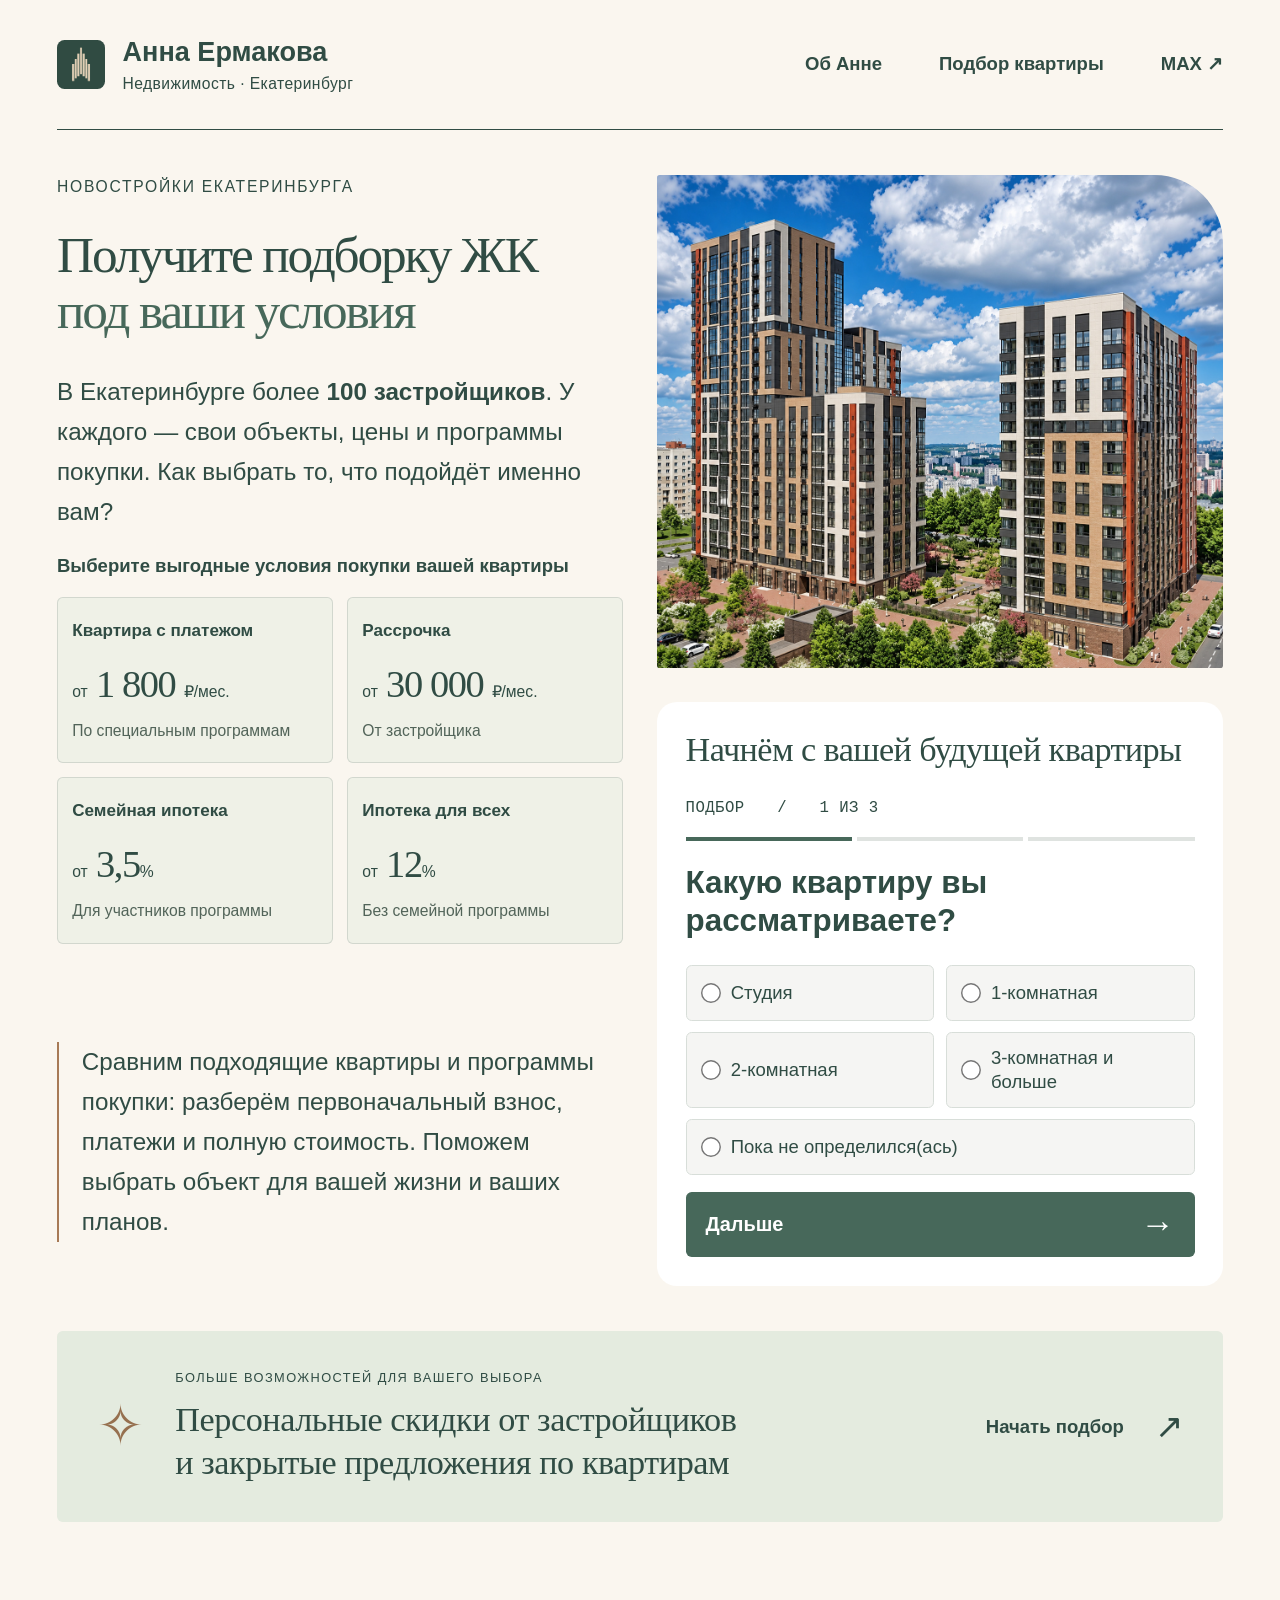
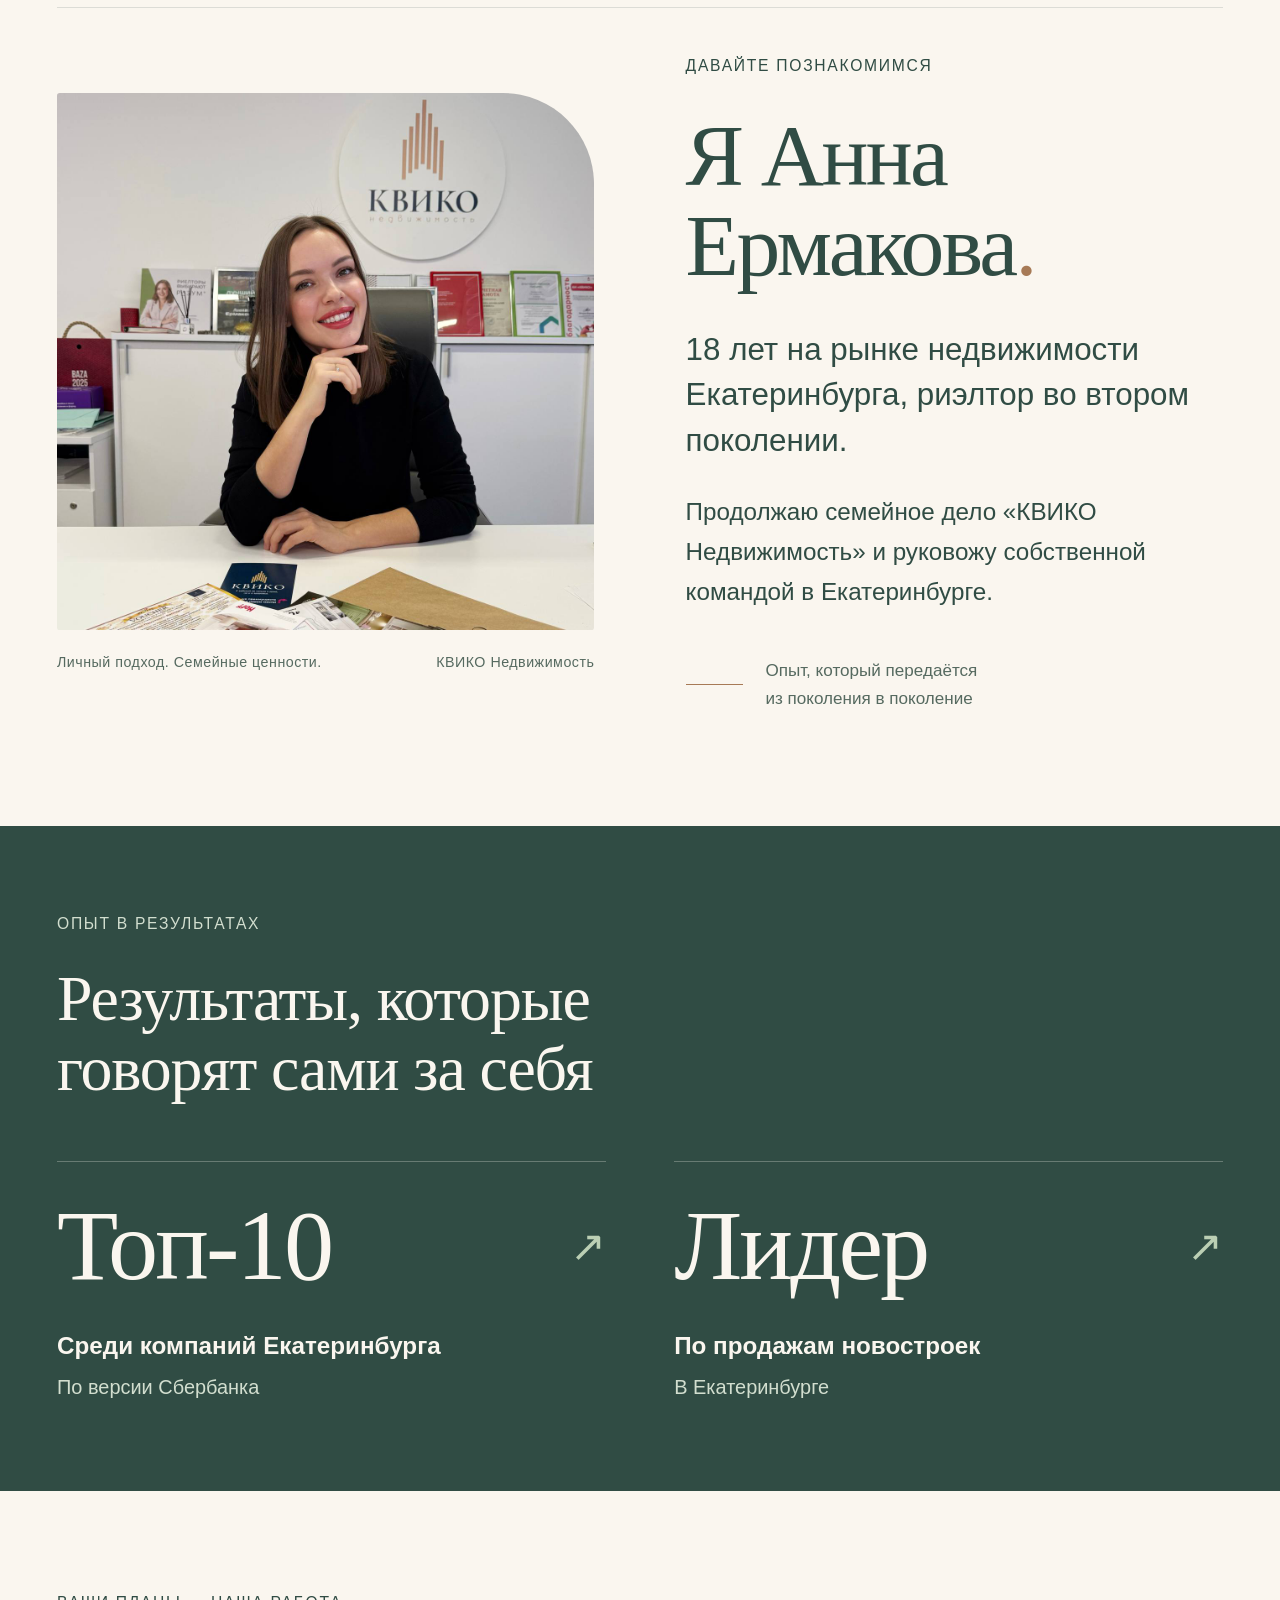
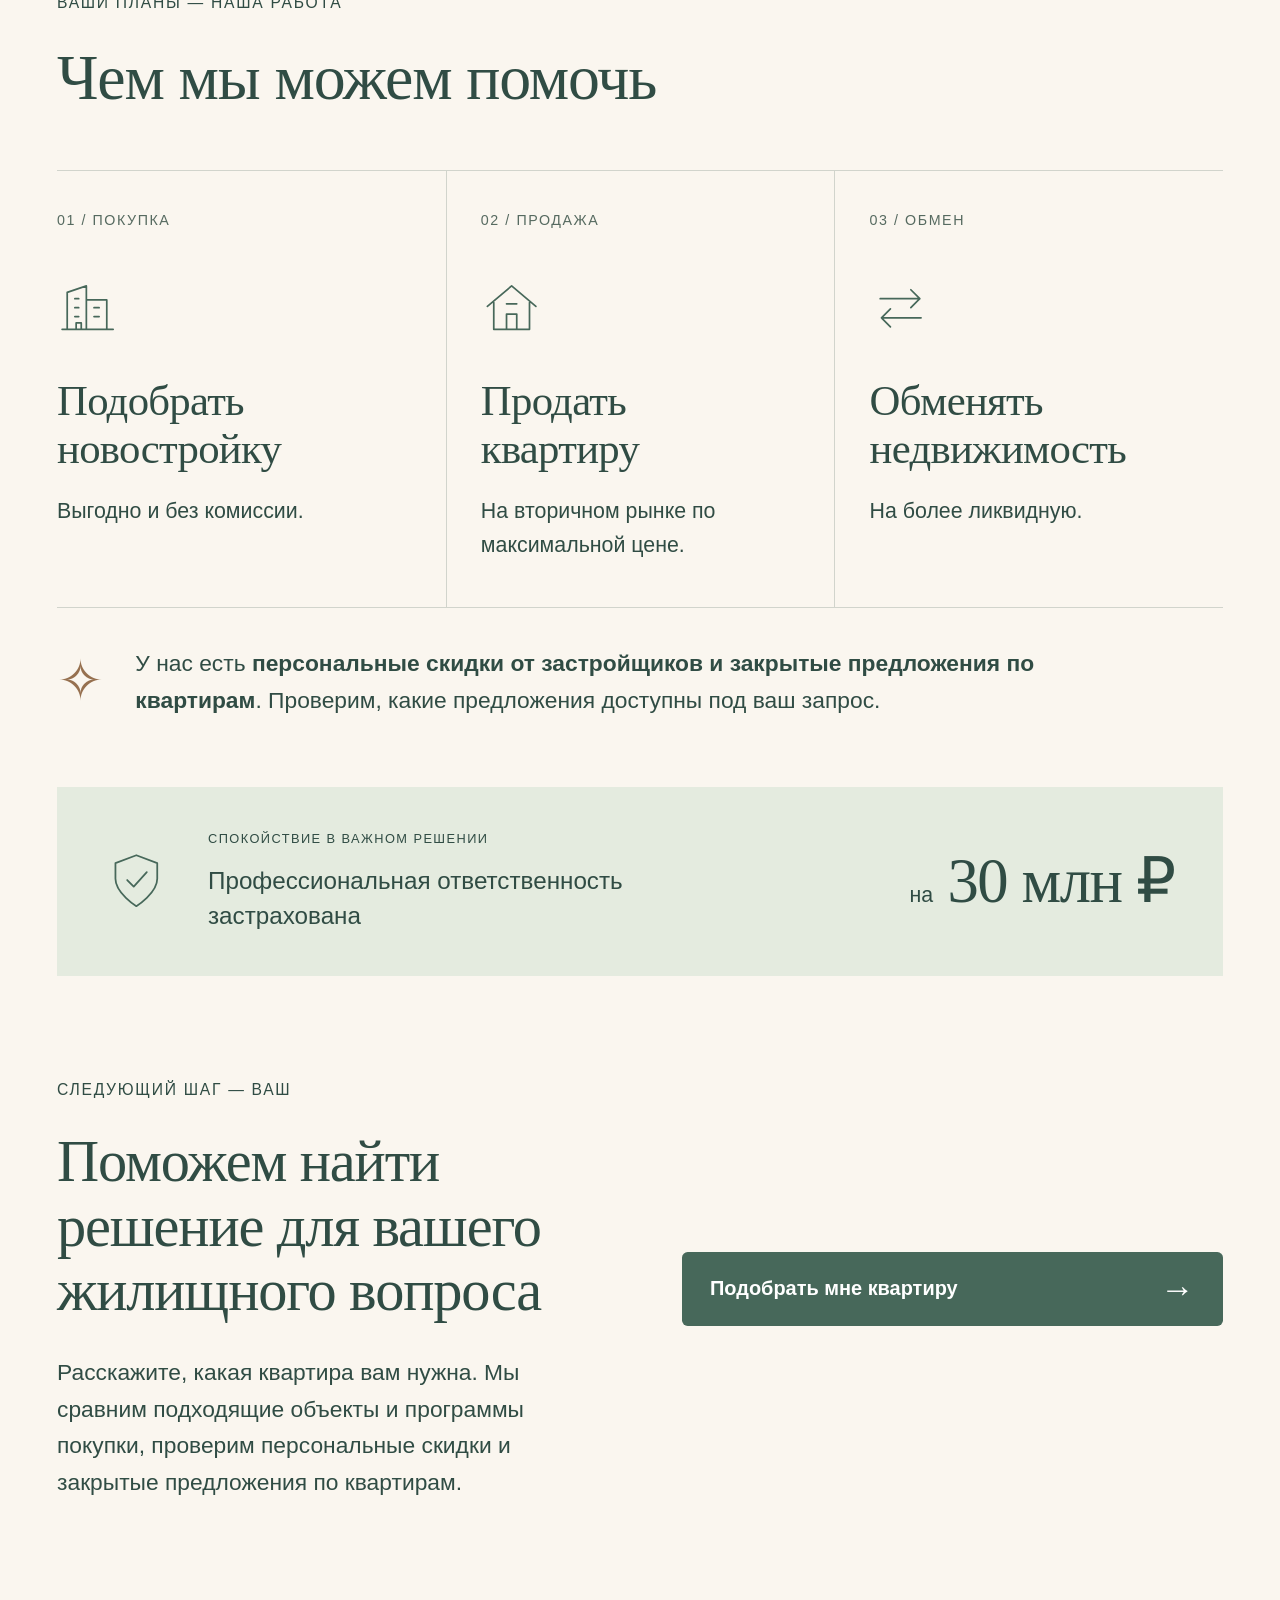
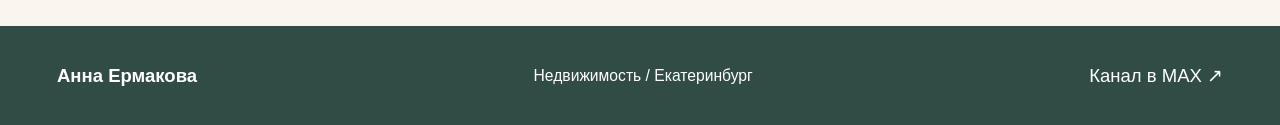
<file: index.html>
<!doctype html>
<html lang="ru">
<head>
  <meta charset="utf-8"><meta name="viewport" content="width=device-width,initial-scale=1">
  <title>Новостройки Екатеринбурга: квартира и условия покупки — Анна Ермакова</title>
  <meta name="description" content="Поможем разобраться в предложениях более 100 застройщиков Екатеринбурга: сравним квартиры, ипотеку и рассрочку. Персональные скидки и закрытые предложения по квартирам с Анной Ермаковой.">
  <meta name="theme-color" content="#304c44">
  <meta property="og:title" content="Получите подборку ЖК под ваши условия">
  <meta property="og:description" content="Сравним новостройки и программы покупки в Екатеринбурге. Персональные скидки от застройщиков и закрытые предложения по квартирам.">
  <meta property="og:image" content="https://anna-ermakova.tuqo.app/towers.jpg">
  <link rel="icon" href="/brand-tile.svg" type="image/svg+xml">
  <link rel="stylesheet" href="/style.css?v=purchase-programs">
</head>
<body><div class="landing">
<a class="skip" href="#main">К содержанию</a>
<header class="header wrap">
  <a href="#" class="brand" aria-label="Анна Ермакова — начало страницы"><img class="brand-icon" src="/brand-tile.svg" alt=""><span><strong>Анна Ермакова</strong><small>Недвижимость · Екатеринбург</small></span></a>
  <nav aria-label="Основная навигация"><a href="#about">Об Анне</a><a href="#selection">Подбор квартиры</a><a href="https://max.ru/ermakova_rieltor" target="_blank" rel="noopener">MAX ↗</a></nav>
</header>
<main id="main">
  <section class="hero wrap" aria-labelledby="hero-title">
    <div class="intro">
      <p class="eyebrow">Новостройки Екатеринбурга</p>
      <h1 id="hero-title">Получите подборку ЖК <em>под ваши условия</em></h1>
      <p class="market-lead">В Екатеринбурге более <strong>100 застройщиков</strong>. У каждого — свои объекты, цены и программы покупки. Как выбрать то, что подойдёт именно вам?</p>
      <div class="purchase-programs" role="group" aria-labelledby="programs-title">
        <h2 id="programs-title">Выберите выгодные условия покупки вашей квартиры</h2>
        <ul class="programs-grid">
          <li class="program-card"><span class="program-label">Квартира с платежом</span><p class="program-value"><span class="program-prefix">от</span> 1 800 <span class="program-unit program-unit-monthly">₽/мес.</span></p><span class="program-detail">По специальным программам</span></li>
          <li class="program-card"><span class="program-label">Рассрочка</span><p class="program-value"><span class="program-prefix">от</span> 30 000 <span class="program-unit program-unit-monthly">₽/мес.</span></p><span class="program-detail">От застройщика</span></li>
          <li class="program-card"><span class="program-label">Семейная ипотека</span><p class="program-value"><span class="program-prefix">от</span> 3,5<span class="program-unit">%</span></p><span class="program-detail">Для участников программы</span></li>
          <li class="program-card"><span class="program-label">Ипотека для всех</span><p class="program-value"><span class="program-prefix">от</span> 12<span class="program-unit">%</span></p><span class="program-detail">Без семейной программы</span></li>
        </ul>
        <div class="programs-spacer" aria-hidden="true"></div>
      </div>
      <p class="expert-help">Сравним подходящие квартиры и программы покупки: разберём первоначальный взнос, платежи и полную стоимость. Поможем выбрать объект для вашей жизни и ваших планов.</p>
    </div>
    <img class="hero-photo" src="/towers.jpg" alt="Современные жилые дома и зелёный двор" width="606" height="688" fetchpriority="high">
    <form id="quiz" class="quiz-card hero-quiz"><p class="quiz-invitation">Начнём с вашей будущей квартиры</p><p class="quiz-label">ПОДБОР <span>/</span> 1 ИЗ 3</p><div class="progress" aria-hidden="true"><i></i><i></i><i></i></div><fieldset><legend>Какую квартиру вы рассматриваете?</legend><div class="answers"><label class="answer"><input type="radio" name="home" required value="Студия">Студия</label><label class="answer"><input type="radio" name="home" required value="1-комнатная">1-комнатная</label><label class="answer"><input type="radio" name="home" required value="2-комнатная">2-комнатная</label><label class="answer"><input type="radio" name="home" required value="3-комнатная и больше">3-комнатная и больше</label><label class="answer"><input type="radio" name="home" required value="Пока не определился(ась)">Пока не определился(ась)</label></div></fieldset><button class="next">Дальше <span>→</span></button></form>
    <div class="hero-benefits"><span class="offer-symbol" aria-hidden="true">✧</span><div><p class="eyebrow">Больше возможностей для вашего выбора</p><p>Персональные скидки от застройщиков <span>и закрытые предложения по квартирам</span></p></div><a href="#quiz">Начать подбор <span aria-hidden="true">↗</span></a></div>
  </section>
  <section class="about wrap" id="about" aria-labelledby="about-title">
    <figure class="about-portrait">
      <img src="/anna-ermakova.jpg" alt="Анна Ермакова в офисе «КВИКО Недвижимость»" width="1280" height="1280" loading="lazy" decoding="async">
      <figcaption><span>Личный подход. Семейные ценности.</span><span>КВИКО Недвижимость</span></figcaption>
    </figure>
    <div class="about-copy">
      <p class="eyebrow">Давайте познакомимся</p>
      <h2 id="about-title">Я Анна <br>Ермакова<span class="accent-dot">.</span></h2>
      <p class="about-lead">18 лет на рынке недвижимости Екатеринбурга, риэлтор во втором поколении.</p>
      <p>Продолжаю семейное дело «КВИКО Недвижимость» и руковожу собственной командой в Екатеринбурге.</p>
      <div class="about-signature"><span class="signature-line" aria-hidden="true"></span><span>Опыт, который передаётся<br>из поколения в поколение</span></div>
    </div>
  </section>
  <section class="results" aria-labelledby="results-title">
    <div class="wrap">
      <div class="section-heading"><p class="eyebrow">Опыт в результатах</p><h2 id="results-title">Результаты, которые <br>говорят сами за себя</h2></div>
      <div class="results-grid">
        <article class="result"><span class="result-mark">Топ-10<span aria-hidden="true">↗</span></span><h3>Среди компаний Екатеринбурга</h3><p>По версии Сбербанка</p></article>
        <article class="result"><span class="result-mark">Лидер<span aria-hidden="true">↗</span></span><h3>По продажам новостроек</h3><p>В Екатеринбурге</p></article>
      </div>
    </div>
  </section>
  <section class="services wrap" aria-labelledby="services-title">
    <div class="section-heading"><p class="eyebrow">Ваши планы — наша работа</p><h2 id="services-title">Чем мы можем помочь</h2></div>
    <div class="services-grid">
      <article class="service"><span class="service-number">01 / ПОКУПКА</span><svg aria-hidden="true" viewBox="0 0 48 48" fill="none"><path d="M8 41V12l15-5v34M23 18h16v23M4 41h40M14 17h3m-3 7h3m-3 7h3m12-7h4m-4 7h4M15 41v-5h4v5"/></svg><h3>Подобрать <br>новостройку</h3><p>Выгодно и без комиссии.</p></article>
      <article class="service"><span class="service-number">02 / ПРОДАЖА</span><svg aria-hidden="true" viewBox="0 0 48 48" fill="none"><path d="m5 23 19-16 19 16M10 20v21h28V20M20 41V29h8v12M20 21h8"/></svg><h3>Продать <br>квартиру</h3><p>На вторичном рынке по максимальной цене.</p></article>
      <article class="service"><span class="service-number">03 / ОБМЕН</span><svg aria-hidden="true" viewBox="0 0 48 48" fill="none"><path d="M8 17h31m-7-7 7 7-7 7M40 32H9m7-7-7 7 7 7"/></svg><h3>Обменять <br>недвижимость</h3><p>На более ликвидную.</p></article>
    </div>
    <div class="private-offers"><span class="offer-symbol" aria-hidden="true">✧</span><p>У нас есть <strong>персональные скидки от застройщиков и закрытые предложения по квартирам</strong>. Проверим, какие предложения доступны под ваш запрос.</p></div>
  </section>
  <section class="assurance wrap" aria-labelledby="assurance-title">
    <div class="assurance-inner"><svg aria-hidden="true" viewBox="0 0 48 48" fill="none"><path d="m24 4 16 6v12c0 11-16 21-16 21S8 33 8 22V10l16-6Z"/><path d="m17 23 5 5 10-11"/></svg><div><p class="eyebrow">Спокойствие в важном решении</p><h2 id="assurance-title">Профессиональная ответственность застрахована</h2></div><p class="assurance-amount"><span>на</span> 30 млн ₽</p></div>
  </section>
  <section class="selection wrap" id="selection" aria-labelledby="selection-title"><div><p class="eyebrow">Следующий шаг — ваш</p><h2 id="selection-title">Поможем найти решение для вашего жилищного вопроса</h2><p>Расскажите, какая квартира вам нужна. Мы сравним подходящие объекты и программы покупки, проверим персональные скидки и закрытые предложения по квартирам.</p></div><button type="button" class="next" id="open-selection">Подобрать мне квартиру <span aria-hidden="true">→</span></button></section>
</main>
<footer><div class="wrap footer-main"><strong>Анна Ермакова</strong><span>Недвижимость / Екатеринбург</span><a href="https://max.ru/ermakova_rieltor" target="_blank" rel="noopener">Канал в MAX ↗</a></div></footer>
<noscript><p class="wrap">Для подбора квартиры <a href="https://mrqz.me/6ac62af87318ce000e678108">откройте квиз Marquiz</a>.</p></noscript>
</div><dialog id="quiz-window" aria-label="Подбор квартиры"><button class="dismiss" aria-label="Закрыть">×</button><div id="quiz-loading" hidden role="status">Загружаем вопросы… <button type="button" hidden>Попробовать снова</button></div><iframe id="selection-frame" title="Подбор квартиры с Анной Ермаковой"></iframe></dialog><script src="/quiz-window.js?v=ready"></script></body></html>
</file>
<file: style.css>
:root{--ink:#304c44;--green:#47685a;--sage:#e4ebdf;--cream:#faf6ef}*{box-sizing:border-box}html{scroll-behavior:smooth;scroll-padding-top:28px}body{margin:0;background:var(--cream);color:var(--ink);font:17px/1.5 "Segoe UI",Arial,sans-serif}a{color:inherit;text-decoration:none}button,input{font:inherit}button,a,label{-webkit-tap-highlight-color:transparent}a:focus-visible,button:focus-visible,input:focus-visible{outline:3px solid #aa7750;outline-offset:4px}.wrap{width:min(1232px,calc(100% - 80px));margin-inline:auto}.header{min-height:91px;border-bottom:1px solid var(--ink);display:flex;align-items:center;justify-content:space-between;gap:30px}.brand{display:flex;align-items:center;gap:12px;line-height:1.25}.brand-icon{background:var(--green);color:white;border-radius:5px;font-size:31px;line-height:36px;width:34px;text-align:center}.brand strong{font-size:19px}.brand small{display:block;font-size:11px;letter-spacing:.3px;margin-top:4px}nav{display:flex;gap:40px;font-size:13px;font-weight:650}.hero{display:grid;grid-template-columns:1fr 1fr;gap:0 48px;padding-top:24px;padding-bottom:60px;align-items:start}.intro{grid-column:1;grid-row:1}.eyebrow{text-transform:uppercase;font-size:11px;letter-spacing:1.2px;margin:25px 0 25px}h1,h2,h3{font-family:Georgia,"Times New Roman",serif;font-weight:400;line-height:1.1}h1{font-size:clamp(36px,3.8vw,54px);letter-spacing:-1.5px;margin:0 0 28px}h1 em{font-style:normal;display:block}.intro>p:not(.eyebrow){font-size:17px;margin:0 0 14px;max-width:540px}.intro .invitation{margin-top:18px!important;font-size:15px!important}.hero-photo{grid-column:2;grid-row:1/4;width:100%;height:100%;min-height:710px;object-fit:cover}.hero-quiz{grid-column:1;grid-row:2;margin-top:17px}.quiz-card{background:white;border-radius:14px;padding:24px;min-width:0}.quiz-label{margin:0 0 12px;font:11px/1.4 Consolas,monospace;text-transform:uppercase;letter-spacing:.3px}.quiz-label span{padding:0 16px}.progress{display:flex;gap:3px;margin-bottom:16px}.progress i{height:3px;background:#dfe3e0;flex:1}.progress i:first-child{background:var(--green)}fieldset{border:0;margin:0;padding:0;min-width:0}legend{font-size:22px;line-height:1.2;font-weight:700;margin-bottom:18px;padding:0}.answers{display:grid;grid-template-columns:1fr 1fr;gap:8px}.answer{border:1px solid #d8ded9;background:#f5f5f3;border-radius:4px;display:flex;align-items:center;gap:7px;padding:9px 10px;cursor:pointer;font-size:13px;line-height:1.3;min-height:39px}.answer:last-child{grid-column:1/-1}.answer:has(input:checked){border-color:var(--green);background:var(--sage)}.answer input{margin:0;accent-color:var(--green);width:14px;height:14px;flex-shrink:0}.next{border:0;border-radius:4px;background:var(--green);color:white;width:100%;margin-top:12px;padding:11px 14px;display:flex;align-items:center;justify-content:space-between;cursor:pointer;font-weight:650;font-size:14px;min-height:44px}.next:hover{background:var(--ink)}.next span{font-size:24px;line-height:1}.quiz-status{font-size:12px;margin:8px 0 0}.quiz-status:empty{display:none}.offer{grid-row:3;grid-column:1;display:flex;flex-wrap:wrap;gap:8px 30px;margin:22px 0 0;font-size:15px}h2{font-size:clamp(34px,3.5vw,49px);margin:0 0 44px;letter-spacing:-.8px}.places{padding-block:8px 64px}.places-grid{display:grid;grid-template-columns:1fr 1fr;gap:24px}.places img{width:100%;height:auto;aspect-ratio:1.27;object-fit:cover}h3{font-size:29px;margin:23px 0 18px}.places p{margin:0;max-width:570px;font-size:17px}.quiet{background:var(--sage);padding-block:26px}.quiet-grid{display:grid;grid-template-columns:446fr 728fr;gap:62px;align-items:center}.quiet img{width:100%;height:auto;aspect-ratio:1.49;object-fit:cover}.quiet h2{font-size:40px;margin-bottom:35px}.quiet p{font-size:20px;line-height:1.55;margin:0;max-width:650px}.selection{padding-block:72px 88px;display:grid;grid-template-columns:1fr 1fr;gap:48px;align-items:start}.selection h2{font-size:42px;margin-bottom:35px}.selection>div>p{max-width:500px}.footer-main{min-height:70px;display:flex;align-items:center;justify-content:space-between;gap:20px;font-size:13px}footer{background:var(--ink);color:white}.footer-main span{font-size:11px}.skip{position:absolute;top:-100px;left:15px;background:white;padding:10px;z-index:100}.skip:focus{top:10px}@media(max-width:800px){.wrap{width:calc(100% - 36px)}.header{min-height:76px}.brand strong{font-size:15px}.brand small{font-size:9px}.brand-icon{font-size:25px;width:28px;line-height:30px}nav{gap:18px;font-size:12px}nav a:first-child,nav a:last-child{display:none}.hero{display:flex;flex-direction:column;padding-top:0;padding-bottom:42px;gap:0}.intro{order:0}.eyebrow{font-size:9px;margin-block:26px 20px}h1{font-size:39px;line-height:1.13;letter-spacing:-1px;margin-bottom:22px}.intro>p:not(.eyebrow){font-size:16px}.hero-photo{order:1;height:230px;min-height:0;aspect-ratio:1.6;margin-top:13px;object-position:center 43%}.hero-quiz{order:2;margin-top:20px;width:100%}.offer{order:3;gap:4px 14px;font-size:13px;margin-top:25px}.quiz-card{padding:20px 16px;border-radius:12px}legend{font-size:21px}.answer{font-size:12px;min-height:42px;padding:9px 8px}.next{min-height:46px}.places{padding-block:0 40px}.places h2{max-width:340px;margin-bottom:28px}.places-grid{grid-template-columns:1fr;gap:32px}.places img{aspect-ratio:1.55}.places h3{font-size:26px;margin-block:20px 13px}.places p{font-size:16px}.quiet{padding-block:24px 34px}.quiet-grid{display:block}.quiet img{aspect-ratio:1.15}.quiet h2{font-size:33px;margin:28px 0 20px}.quiet p{font-size:17px}.selection{grid-template-columns:1fr;padding-block:44px 48px;gap:24px}.selection h2{font-size:34px;margin-bottom:20px}.selection>div>p{font-size:16px;margin:0}.footer-main{font-size:12px;min-height:70px}.footer-main span{display:none}}@media(prefers-reduced-motion:reduce){html{scroll-behavior:auto}}
a:not(.brand):hover{text-decoration:underline;text-underline-offset:.22em}
@media (min-width:1024px) and (pointer:fine){.landing{zoom:1.425}.hero-photo{min-width:0}.hero,.selection{grid-template-columns:repeat(2,minmax(0,1fr))}}
@media(max-width:800px){h1{font-size:clamp(24px,7.3vw,39px);letter-spacing:-.04em}}
.brand-icon{object-fit:contain;height:34px;padding:4px}.brand-icon[src]{background:#47685a}
.hero-quiz{padding:0;overflow:hidden}.hero-quiz iframe{display:block;width:100%;height:580px;border:none;background:white}.quiz-direct{display:block;text-align:right;padding:6px 16px;font-size:12px}.resume{display:grid;grid-template-columns:48px 1fr;align-items:center;gap:14px}.resume img{width:48px;height:48px;padding:6px;object-fit:contain;background:var(--green);border-radius:7px}.resume p{margin:3px 0;font-size:14px}.resume .next{grid-column:1/-1}.hero-photo{align-self:start;height:clamp(710px,59vw,775px)}@media(max-width:800px){.hero-photo{height:230px}.hero-quiz iframe{height:620px}}
.hero-quiz#quiz{padding:24px;background:#fff}.hero-quiz .answer:last-child{grid-column:1/-1}#quiz-window{position:fixed;padding:0;border:0;width:min(1120px,96vw);max-width:96vw;color:var(--ink);background:white}#quiz-window::backdrop{background:#182820b8}#selection-frame{display:block;width:100%;height:min(820px,92dvh);border:0}.dismiss{position:absolute;z-index:1;right:6px;top:6px;color:white;background:#304c44;border:0;border-radius:4px;font-size:24px;cursor:pointer}body:has(dialog[open]){overflow:hidden}
.brand-icon[src]{height:auto;aspect-ratio:1;padding:0;border-radius:0;background:transparent}#open-selection{align-self:center;margin:0}
#quiz-loading:not([hidden]){position:absolute;top:16px;left:16px;background:#fff;color:#304c44;padding:8px 12px;border-radius:6px;z-index:1;font-size:14px}#quiz-loading button{color:inherit;background:#e4ebdf;border:0;padding:6px 10px;cursor:pointer}
/* Purchase options: explain the choice before asking for preferences. */
.hero{grid-template-columns:repeat(2,minmax(0,1fr));gap:24px 48px;padding-top:32px}
.intro{grid-row:1/3;min-width:0}
.intro .eyebrow{margin:0 0 20px}
.intro h1{font-size:clamp(36px,3.5vw,48px);line-height:1.08;margin-bottom:24px;text-wrap:balance}
.intro h1 em{color:var(--green)}
.intro .market-lead{font-size:16px;line-height:1.65;margin-bottom:24px}
.purchase-programs h2{font:600 13px/1.5 "Segoe UI",Arial,sans-serif;letter-spacing:0;margin:0 0 12px}
.programs-grid{display:grid;grid-template-columns:repeat(2,minmax(0,1fr));gap:10px;list-style:none;padding:0;margin:0}
.program-card{min-width:0;padding:18px 16px;background:#e4ebdf80;border:1px solid #304c4426;border-radius:4px}
.program-label{display:block;font-size:12px;font-weight:600}
.program-value{font:32px/1.2 Georgia,"Times New Roman",serif;letter-spacing:-1px;margin:12px 0 9px;white-space:nowrap}
.program-prefix,.program-unit{font:13px/1.3 "Segoe UI",Arial,sans-serif;letter-spacing:0}
.program-detail{display:block;font-size:11px;line-height:1.45;color:#526459}
/* Keep a relaxed gap above the expert paragraph, reduced by 16px. */
.purchase-programs{container-type:inline-size}
.programs-spacer{font-size:11px;line-height:1.6;height:54.4px;margin:12px 0 20px}
@container(min-width:350px){.programs-spacer{height:36.8px}}
@container(min-width:520px){.programs-spacer{height:19.2px}}

.intro .expert-help{font-size:15px;line-height:1.65;margin:0;padding-left:16px;border-left:2px solid #a77a56}
.hero .hero-photo{grid-column:2;grid-row:1;align-self:stretch;height:100%;min-height:210px;max-height:310px;object-position:center 55%;border-radius:2px 48px 2px 2px;margin:0}
.hero-quiz#quiz{grid-column:2;grid-row:2;align-self:start;margin:0;padding:24px}
.quiz-invitation{font:24px/1.15 Georgia,"Times New Roman",serif;letter-spacing:-.4px;margin:0 0 20px}
.hero-benefits{grid-column:1/-1;grid-row:3;display:flex;align-items:center;gap:22px;padding:26px 28px;background:var(--sage);border-radius:4px;margin-top:8px}
.hero-benefits .eyebrow{font-size:9px;margin:0 0 8px;letter-spacing:1px}
.hero-benefits p:last-child{font:24px/1.25 Georgia,"Times New Roman",serif;margin:0;letter-spacing:-.3px}
.hero-benefits p:last-child>span{display:block}
.hero-benefits>a{display:flex;align-items:center;gap:22px;flex-shrink:0;margin-left:auto;min-height:44px;font-size:13px;font-weight:600}
.hero-benefits>a>span{font-size:24px;font-weight:400}
@media(min-width:801px) and (max-width:1300px){
  .hero{gap:24px}
  .intro h1{font-size:36px}
  .program-card{padding:14px 10px}
  .program-value{font-size:27px}
  .program-prefix,.program-unit{font-size:11px}
  .hero-quiz#quiz{padding:20px}
  .hero .hero-photo{max-height:none}
}
@media(max-width:800px){
  .hero{gap:0;padding-top:26px}
  .intro h1{font-size:clamp(32px,6.5vw,44px);letter-spacing:-1px;max-width:580px}
  .intro .market-lead{font-size:16px;margin-bottom:24px}
  .program-card{padding:18px 14px}
  .program-value{font-size:32px}
  .intro .expert-help{font-size:15px}
  .hero-quiz#quiz{order:1;margin-top:24px;padding:22px 18px}
  .quiz-invitation{font-size:24px}
  .hero .hero-photo{order:3;height:220px;min-height:0;margin-top:24px;border-radius:2px 36px 2px 2px}
  .hero-benefits{order:2;align-items:flex-start;flex-wrap:wrap;gap:14px;margin-top:20px;padding:22px;width:100%}
  .hero-benefits>div{flex:1;min-width:0}
  .hero-benefits p:last-child{font-size:23px}
  .hero-benefits>a{margin-left:0;width:100%;justify-content:space-between;border-top:1px solid #304c4426;padding-top:12px}
}
@media(max-width:480px){
  .program-unit-monthly{display:block;margin-top:4px}
}
@media(max-width:380px){
  .program-card{padding:14px 10px}
  .program-value{font-size:27px}
  .program-prefix,.program-unit{font-size:11px}
  .program-detail{font-size:10px}
  .hero-benefits{padding:20px 16px}
}

/* Anna's personal introduction and expertise. */
.about{display:grid;grid-template-columns:1fr 1fr;gap:64px;align-items:center;padding-block:32px 80px;border-top:1px solid #304c4426}
.about-portrait{margin:0;min-width:0}.about-portrait img{display:block;width:100%;height:auto;aspect-ratio:1;object-fit:cover;border-radius:2px 64px 2px 2px}.about-portrait figcaption{display:flex;justify-content:space-between;gap:16px;margin-top:15px;font-size:10px;letter-spacing:.35px;color:#566a60}.about-copy .eyebrow{margin:0 0 24px}.about-copy h2{font-size:clamp(42px,4.8vw,68px);line-height:1.02;margin-bottom:26px;letter-spacing:-1.8px}.accent-dot{color:#a77a56}.about-copy>p:not(.eyebrow){max-width:490px;font-size:17px;line-height:1.65;margin:0 0 20px}.about-copy .about-lead{font-size:22px!important;line-height:1.45!important}.about-signature{display:flex;align-items:center;gap:16px;margin-top:32px;font-size:12px;line-height:1.6;color:#566a60}.signature-line{width:40px;height:1px;background:#a77a56}
.section-heading .eyebrow{margin:0 0 20px}.section-heading h2{margin-bottom:40px}.results{background:var(--ink);color:var(--cream);padding-block:60px 62px}.results .eyebrow{color:#d2decf}.results-grid{display:grid;grid-template-columns:1fr 1fr;gap:48px}.result{border-top:1px solid #faf6ef45;padding-top:24px}.result-mark{display:flex;align-items:center;justify-content:space-between;font:clamp(46px,5.5vw,76px)/1 Georgia,serif;letter-spacing:-2px}.result-mark>span{font-family:Arial,sans-serif;font-size:30px;font-weight:400;color:#bbcfb4;letter-spacing:0}.result h3{font:600 17px/1.4 "Segoe UI",Arial,sans-serif;margin:23px 0 7px}.result p{margin:0;color:#d2decf;font-size:14px}
.services{padding-block:70px 48px}.services-grid{display:grid;grid-template-columns:repeat(3,minmax(0,1fr));border-top:1px solid #304c4433;border-bottom:1px solid #304c4433}.service{padding:27px 24px 32px;position:relative}.service:first-child{padding-left:0}.service:last-child{padding-right:0}.service+.service{border-left:1px solid #304c4433}.service-number{display:block;font-size:10px;letter-spacing:1.1px;color:#566a60}.service svg{width:43px;height:43px;stroke:var(--green);stroke-width:1.35;stroke-linecap:round;stroke-linejoin:round;margin-top:32px}.service h3{font-size:30px;line-height:1.12;margin:20px 0 16px;letter-spacing:-.5px}.service p{font-size:15px;line-height:1.55;margin:0;max-width:240px}.private-offers{display:flex;align-items:center;gap:22px;padding:26px 0 0;max-width:760px}.offer-symbol{font-size:39px;line-height:1;color:#96704f;flex-shrink:0}.private-offers p{margin:0;font-size:16px;line-height:1.6}.private-offers strong{font-weight:600}
.assurance-inner{background:var(--sage);display:grid;grid-template-columns:48px 1fr auto;gap:24px;align-items:center;padding:30px 34px}.assurance svg{width:44px;height:44px;stroke:var(--green);stroke-width:1.35;stroke-linecap:round;stroke-linejoin:round}.assurance .eyebrow{font-size:9px;letter-spacing:1px;margin:0 0 10px}.assurance h2{font:500 17px/1.45 "Segoe UI",Arial,sans-serif;letter-spacing:0;margin:0;max-width:340px}.assurance-amount{font:44px/1.1 Georgia,serif;white-space:nowrap;margin:0;letter-spacing:-1px}.assurance-amount>span{font:15px "Segoe UI",Arial,sans-serif;letter-spacing:0}.selection .eyebrow{margin:0 0 20px}.selection h2{font-size:clamp(32px,3.2vw,44px);margin-bottom:22px}.selection{align-items:center}.selection .next{max-width:380px;justify-self:end;min-height:52px;padding-inline:20px}.selection>div>p:last-child{font-size:16px;line-height:1.6;margin:0}
@media(max-width:1000px){.about{gap:36px}.about-copy .about-lead{font-size:19px!important}.about-copy>p:not(.eyebrow){font-size:15px}.about-portrait figcaption{display:block}.about-portrait figcaption span{display:block}.service{padding-inline:18px}.service h3{font-size:27px}.assurance-inner{grid-template-columns:40px 1fr;gap:18px}.assurance-amount{grid-column:2}.assurance h2{max-width:none}}
@media(max-width:800px){.about{padding-block:32px 44px;gap:28px;grid-template-columns:1fr}.about-portrait{max-width:520px}.about-portrait img{border-top-right-radius:48px}.about-portrait figcaption{display:flex;flex-wrap:wrap;gap:3px 18px;font-size:10px;margin-top:12px}.about-copy h2{font-size:48px;letter-spacing:-1.4px;margin-bottom:22px}.about-copy h2 br{display:none}.about-copy .eyebrow{margin-bottom:18px}.about-copy>p:not(.eyebrow){font-size:16px;max-width:580px}.about-copy .about-lead{font-size:20px!important}.about-signature{margin-top:24px}.results{padding-block:40px}.section-heading h2{font-size:34px;margin-bottom:28px}.results-grid{gap:28px}.result{padding-top:20px}.result-mark{font-size:46px;letter-spacing:-1px}.result-mark>span{font-size:23px}.result h3{font-size:15px;margin-top:18px}.result p{font-size:13px}.services{padding-block:44px 32px}.service{padding:24px 14px}.service h3{font-size:25px}.service p{font-size:14px}.service-number{font-size:9px;letter-spacing:.6px}.service svg{margin-top:24px}.private-offers{padding-top:24px;gap:16px}.private-offers p{font-size:15px}.assurance-inner{padding:24px 20px;gap:16px}.assurance h2{font-size:16px}.assurance-amount{font-size:40px}.selection .next{max-width:none;justify-self:stretch}.selection h2{font-size:34px}}
@media(max-width:560px){.services-grid{grid-template-columns:1fr}.service,.service:first-child,.service:last-child{padding:23px 0 26px}.service+.service{border-left:0;border-top:1px solid #304c4433}.service svg{position:absolute;right:5px;top:24px;margin:0;width:38px;height:38px}.service h3{font-size:30px;margin:22px 0 12px}.service h3 br{display:none}.service h3,.service p{max-width:calc(100% - 52px)}.service p{font-size:16px}.service-number{font-size:10px}.results-grid{grid-template-columns:1fr;gap:28px}.result-mark{font-size:54px}.result h3{font-size:16px}.result p{font-size:14px}.section-heading h2 br{display:none}.assurance .eyebrow{font-size:9px;line-height:1.6}.assurance-amount{font-size:38px}.assurance-inner{grid-template-columns:32px 1fr;gap:14px}.assurance svg{width:32px;height:38px}.about-copy h2{font-size:44px}}
</file>
